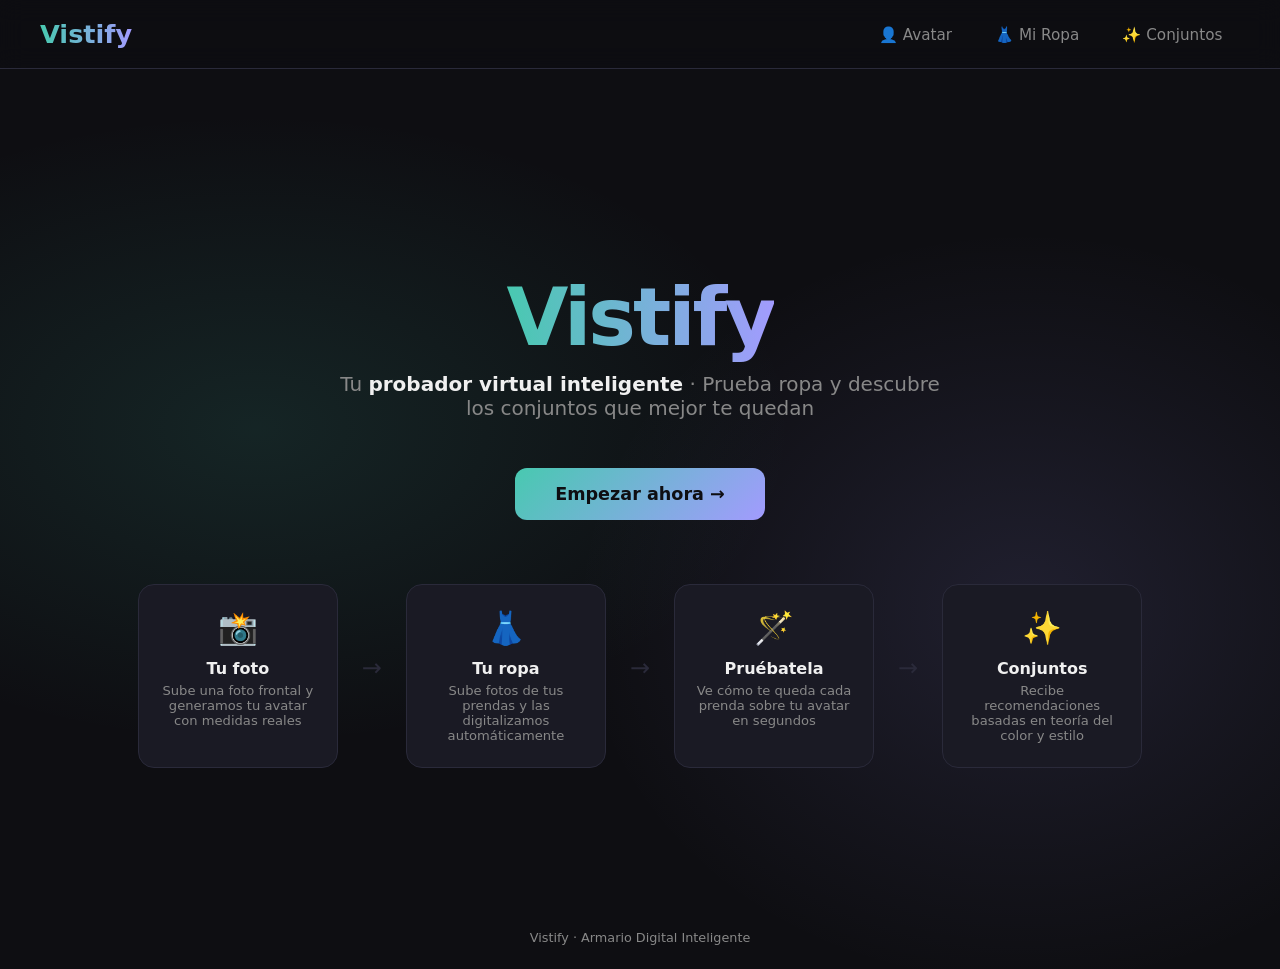
<file: index.html>
<!DOCTYPE html>
<html lang="es">
<head>
    <meta charset="UTF-8">
    <meta name="viewport" content="width=device-width, initial-scale=1.0">
    <title>Vistify — Tu probador virtual</title>
    <link rel="stylesheet" href="css/style.css">
    <style>
        /* ── Hero ── */
        .hero {
            min-height: 100vh;
            display: flex;
            flex-direction: column;
            align-items: center;
            justify-content: center;
            text-align: center;
            padding: 2rem;
            position: relative;
            overflow: hidden;
        }

        /* Fondo con gradiente animado */
        .hero::before {
            content: "";
            position: absolute;
            inset: 0;
            background:
                radial-gradient(ellipse 60% 50% at 20% 40%, rgba(72,201,176,0.12) 0%, transparent 70%),
                radial-gradient(ellipse 50% 60% at 80% 60%, rgba(162,155,254,0.12) 0%, transparent 70%);
            pointer-events: none;
        }

        .hero-logo {
            font-size: 5rem;
            font-weight: 900;
            letter-spacing: -3px;
            background: linear-gradient(90deg, #48c9b0, #a29bfe);
            -webkit-background-clip: text;
            -webkit-text-fill-color: transparent;
            margin-bottom: 0.5rem;
            animation: fadeUp 0.8s ease both;
        }

        .hero-tagline {
            font-size: 1.25rem;
            color: var(--text-muted);
            margin-bottom: 3rem;
            animation: fadeUp 0.8s 0.15s ease both;
        }

        .hero-tagline strong { color: var(--text); }

        .hero-cta {
            animation: fadeUp 0.8s 0.3s ease both;
            margin-bottom: 4rem;
        }

        /* Pasos */
        .steps {
            display: flex;
            gap: 1.5rem;
            justify-content: center;
            flex-wrap: wrap;
            animation: fadeUp 0.8s 0.45s ease both;
        }

        .step {
            background: var(--bg2);
            border: 1px solid var(--border);
            border-radius: 16px;
            padding: 1.5rem 1.2rem;
            width: 200px;
            text-align: center;
            transition: border-color 0.2s, transform 0.2s;
        }

        .step:hover {
            border-color: var(--accent);
            transform: translateY(-4px);
        }

        .step-icon { font-size: 2rem; margin-bottom: 0.75rem; }
        .step-title { font-weight: 700; margin-bottom: 0.3rem; }
        .step-desc { font-size: 0.82rem; color: var(--text-muted); }

        /* Flecha entre pasos */
        .step-arrow {
            color: var(--border);
            font-size: 1.5rem;
            align-self: center;
            margin-top: -1rem;
        }

        @keyframes fadeUp {
            from { opacity: 0; transform: translateY(24px); }
            to   { opacity: 1; transform: translateY(0); }
        }

        /* Footer */
        .hero-footer {
            position: absolute;
            bottom: 1.5rem;
            color: var(--text-muted);
            font-size: 0.8rem;
        }
    </style>
</head>
<body>

<!-- Navbar -->
<nav class="navbar">
    <span class="navbar-logo">Vistify</span>
    <ul class="navbar-links">
        <li><a href="pages/avatar.html">👤 Avatar</a></li>
        <li><a href="pages/ropa.html">👗 Mi Ropa</a></li>
        <li><a href="pages/conjuntos.html">✨ Conjuntos</a></li>
    </ul>
</nav>

<!-- Hero -->
<section class="hero">
    <h1 class="hero-logo">Vistify</h1>
    <p class="hero-tagline">
        Tu <strong>probador virtual inteligente</strong> · Prueba ropa y descubre<br>
        los conjuntos que mejor te quedan
    </p>

    <div class="hero-cta">
        <a href="pages/avatar.html" class="btn btn-primary" style="font-size:1.1rem; padding: 1rem 2.5rem;">
            Empezar ahora →
        </a>
    </div>

    <!-- Pasos -->
    <div class="steps">
        <div class="step">
            <div class="step-icon">📸</div>
            <div class="step-title">Tu foto</div>
            <div class="step-desc">Sube una foto frontal y generamos tu avatar con medidas reales</div>
        </div>
        <div class="step-arrow">→</div>
        <div class="step">
            <div class="step-icon">👗</div>
            <div class="step-title">Tu ropa</div>
            <div class="step-desc">Sube fotos de tus prendas y las digitalizamos automáticamente</div>
        </div>
        <div class="step-arrow">→</div>
        <div class="step">
            <div class="step-icon">🪄</div>
            <div class="step-title">Pruébatela</div>
            <div class="step-desc">Ve cómo te queda cada prenda sobre tu avatar en segundos</div>
        </div>
        <div class="step-arrow">→</div>
        <div class="step">
            <div class="step-icon">✨</div>
            <div class="step-title">Conjuntos</div>
            <div class="step-desc">Recibe recomendaciones basadas en teoría del color y estilo</div>
        </div>
    </div>

    <p class="hero-footer">Vistify · Armario Digital Inteligente</p>
</section>

<script src="js/main.js"></script>
</body>
</html>
</file>
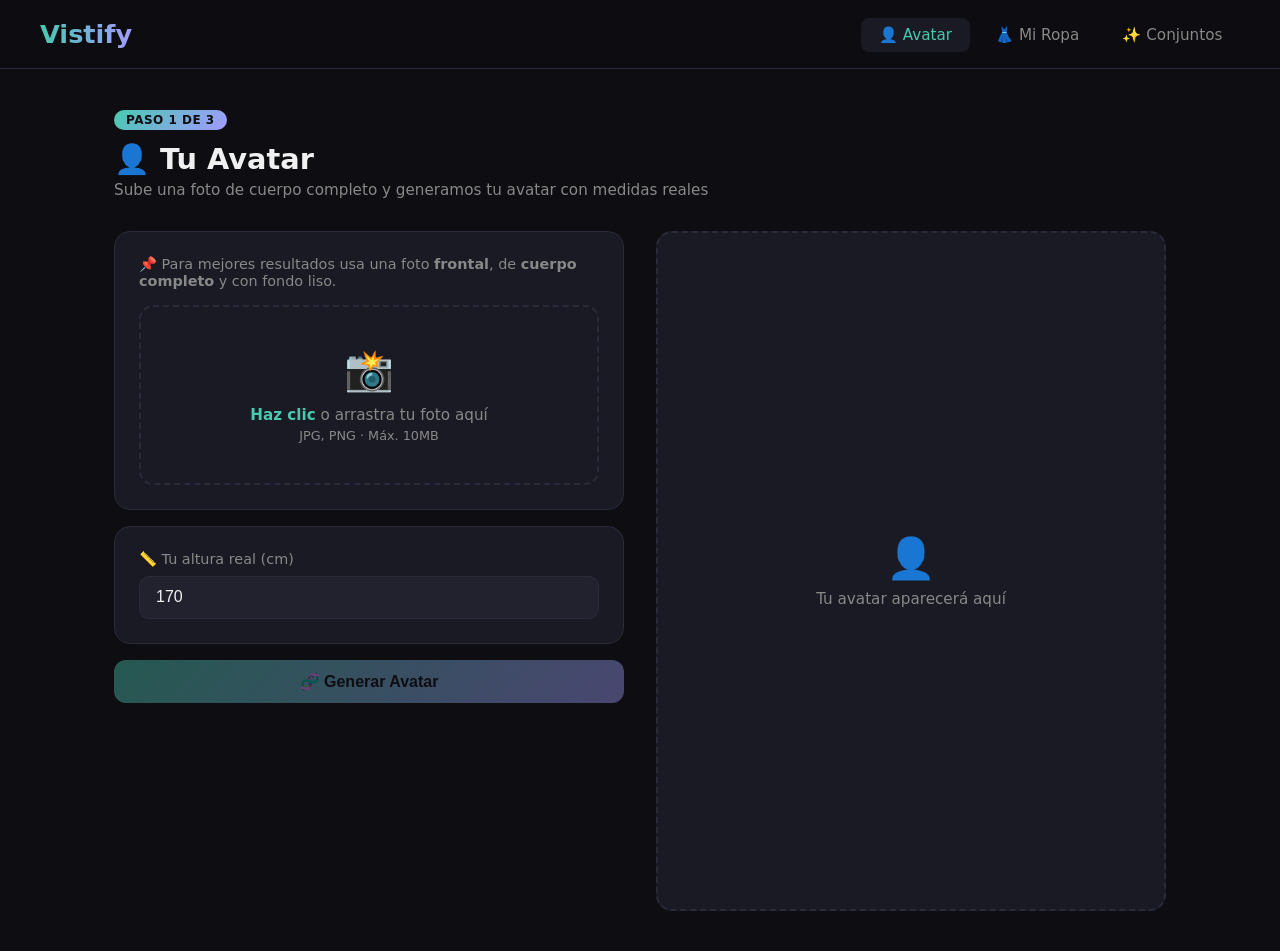
<file: pages/avatar.html>
<!DOCTYPE html>
<html lang="es">
<head>
    <meta charset="UTF-8">
    <meta name="viewport" content="width=device-width, initial-scale=1.0">
    <title>Vistify — Mi Avatar</title>
    <link rel="stylesheet" href="../css/style.css">
</head>
<body>

<!-- Navbar -->
<nav class="navbar">
    <a href="../index.html" class="navbar-logo">Vistify</a>
    <ul class="navbar-links">
        <li><a href="avatar.html" class="active">👤 Avatar</a></li>
        <li><a href="ropa.html">👗 Mi Ropa</a></li>
        <li><a href="conjuntos.html">✨ Conjuntos</a></li>
    </ul>
</nav>

<!-- Loader -->
<div class="loader-overlay" id="loader">
    <div class="spinner"></div>
    <p class="loader-text">Generando tu avatar...</p>
</div>

<!-- Toast -->
<div class="toast" id="toast"></div>

<!-- Contenido -->
<div class="page-container">
    <div class="page-header">
        <span class="step-badge">PASO 1 DE 3</span>
        <h1 class="page-title">👤 Tu Avatar</h1>
        <p class="page-subtitle">Sube una foto de cuerpo completo y generamos tu avatar con medidas reales</p>
    </div>

    <div class="two-col">

        <!-- Columna izquierda: subir foto -->
        <div>
            <div class="card" style="margin-bottom:1rem;">
                <p style="font-size:0.9rem; color:var(--text-muted); margin-bottom:1rem;">
                    📌 Para mejores resultados usa una foto <strong>frontal</strong>, de <strong>cuerpo completo</strong> y con fondo liso.
                </p>

                <!-- Upload area -->
                <div class="upload-area" id="uploadArea">
                    <div class="upload-icon">📸</div>
                    <p><span>Haz clic</span> o arrastra tu foto aquí</p>
                    <p style="font-size:0.8rem; margin-top:4px;">JPG, PNG · Máx. 10MB</p>
                    <input type="file" id="fotoInput" accept="image/*" style="display:none">
                </div>

                <!-- Preview de la foto subida -->
                <div style="margin-top:1rem; display:none;" id="previewContainer">
                    <img id="previewImg" class="preview-img" style="max-height:300px; object-fit:contain;">
                </div>
            </div>

            <!-- Altura -->
            <div class="card" style="margin-bottom:1rem;">
                <label style="font-size:0.9rem; color:var(--text-muted); display:block; margin-bottom:0.5rem;">
                    📏 Tu altura real (cm)
                </label>
                <input type="number" id="alturaInput" value="170" min="100" max="220"
                    style="width:100%; background:var(--bg3); border:1px solid var(--border);
                           border-radius:10px; padding:0.7rem 1rem; color:var(--text);
                           font-size:1rem; outline:none;">
            </div>

            <button class="btn btn-primary btn-full" id="btnGenerar" disabled>
                🧬 Generar Avatar
            </button>
        </div>

        <!-- Columna derecha: resultado -->
        <div>
            <!-- Placeholder -->
            <div class="img-placeholder" id="avatarPlaceholder">
                <span>👤</span>
                <p>Tu avatar aparecerá aquí</p>
            </div>

            <!-- Avatar generado -->
            <img id="avatarImg" class="preview-img" style="display:none; max-height:500px; object-fit:contain;">

            <!-- Medidas -->
            <div id="medidasSection" style="display:none; margin-top:1.5rem;">
                <h3 style="margin-bottom:0.75rem; font-size:1rem;">📏 Tus medidas</h3>
                <div class="metrics-grid" id="metricsGrid"></div>
            </div>

            <!-- Botón siguiente -->
            <div id="btnSiguienteContainer" style="display:none; margin-top:1.5rem;">
                <a href="ropa.html" class="btn btn-primary btn-full">
                    Siguiente: Mi Ropa →
                </a>
            </div>
        </div>

    </div>
</div>

<script src="../js/main.js"></script>
<script>
    const fotoInput  = document.getElementById("fotoInput");
    const btnGenerar = document.getElementById("btnGenerar");
    let fotoFile = null;

    // Upload area
    initUploadArea("uploadArea", "fotoInput", files => {
        if (!files[0]) return;
        fotoFile = files[0];
        document.getElementById("previewContainer").style.display = "block";
        previewImage(fotoFile, "previewImg", null);
        btnGenerar.disabled = false;
    });

    // Generar avatar (conectado al backend)
    btnGenerar.addEventListener("click", async () => {
        if (!fotoFile) return;
        showLoader("Analizando tu cuerpo...");

        try {
            const formData = new FormData();
            formData.append("foto", fotoFile);
            formData.append("altura", document.getElementById("alturaInput").value);

            const res  = await fetch("/api/avatar", { method: "POST", body: formData });
            const data = await res.json();
            hideLoader();

            if (!data.ok) { showToast(data.error, "error"); return; }

            document.getElementById("avatarPlaceholder").style.display = "none";
            const img = document.getElementById("avatarImg");
            img.src = data.avatar_url + "?t=" + Date.now();
            img.style.display = "block";

            const m = data.medidas;
            const medidas = [
                { valor: m.hombros + " cm", label: "Hombros" },
                { valor: m.pecho   + " cm", label: "Pecho" },
                { valor: m.cintura + " cm", label: "Cintura" },
                { valor: m.cadera  + " cm", label: "Cadera" },
                { valor: m.pierna  + " cm", label: "Pierna" },
                { valor: m.torso   + " cm", label: "Torso" },
            ];

            document.getElementById("metricsGrid").innerHTML = medidas.map(m => `
                <div class="metric-box">
                    <div class="metric-value">${m.valor}</div>
                    <div class="metric-label">${m.label}</div>
                </div>
            `).join("");

            document.getElementById("medidasSection").style.display = "block";
            document.getElementById("btnSiguienteContainer").style.display = "block";
            showToast("Avatar generado correctamente");
        } catch(e) {
            hideLoader();
            showToast("Error conectando con el servidor", "error");
        }
    });
</script>
</body>
</html>
</file>
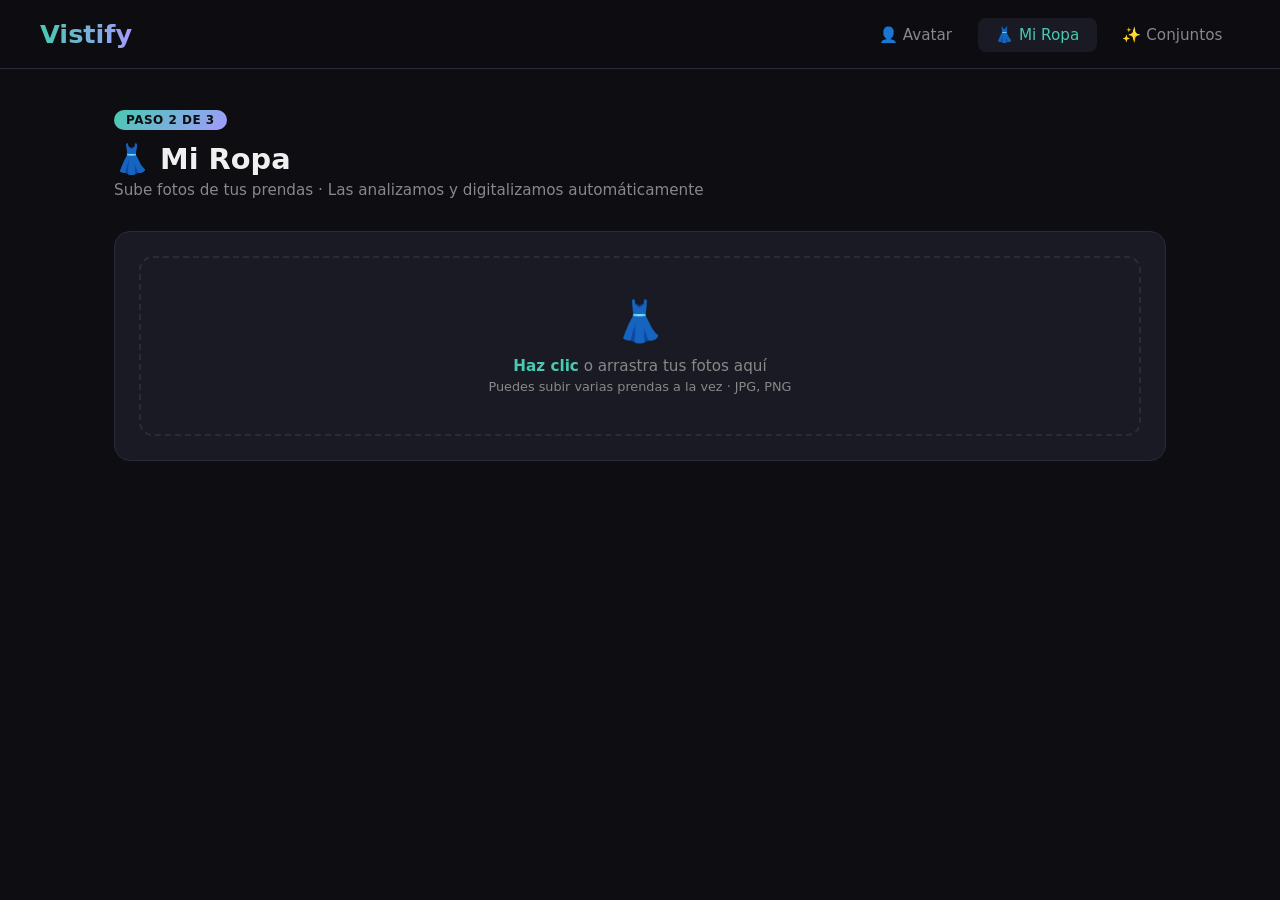
<file: pages/ropa.html>
<!DOCTYPE html>
<html lang="es">
<head>
    <meta charset="UTF-8">
    <meta name="viewport" content="width=device-width, initial-scale=1.0">
    <title>Vistify — Mi Ropa</title>
    <link rel="stylesheet" href="../css/style.css">
</head>
<body>

<!-- Navbar -->
<nav class="navbar">
    <a href="../index.html" class="navbar-logo">Vistify</a>
    <ul class="navbar-links">
        <li><a href="avatar.html">👤 Avatar</a></li>
        <li><a href="ropa.html" class="active">👗 Mi Ropa</a></li>
        <li><a href="conjuntos.html">✨ Conjuntos</a></li>
    </ul>
</nav>

<!-- Loader -->
<div class="loader-overlay" id="loader">
    <div class="spinner"></div>
    <p class="loader-text">Analizando prendas...</p>
</div>

<!-- Toast -->
<div class="toast" id="toast"></div>

<!-- Contenido -->
<div class="page-container">
    <div class="page-header">
        <span class="step-badge">PASO 2 DE 3</span>
        <h1 class="page-title">👗 Mi Ropa</h1>
        <p class="page-subtitle">Sube fotos de tus prendas · Las analizamos y digitalizamos automáticamente</p>
    </div>

    <!-- Upload -->
    <div class="card" style="margin-bottom:1.5rem;">
        <div class="upload-area" id="uploadArea">
            <div class="upload-icon">👗</div>
            <p><span>Haz clic</span> o arrastra tus fotos aquí</p>
            <p style="font-size:0.8rem; margin-top:4px;">Puedes subir varias prendas a la vez · JPG, PNG</p>
            <input type="file" id="ropaInput" accept="image/*" multiple style="display:none">
        </div>
    </div>

    <!-- Preview de fotos seleccionadas -->
    <div id="selectedSection" style="display:none; margin-bottom:1.5rem;">
        <div style="display:flex; align-items:center; justify-content:space-between; margin-bottom:1rem;">
            <h3 id="selectedCount" style="font-size:1rem;"></h3>
            <button class="btn btn-primary" id="btnAnalizar">🔍 Analizar ropa</button>
        </div>
        <div class="clothes-grid" id="selectedGrid"></div>
    </div>

    <!-- Armario (prendas analizadas) -->
    <div id="armarioSection" style="display:none;">
        <hr style="margin-bottom:1.5rem;">
        <div style="display:flex; align-items:center; justify-content:space-between; margin-bottom:1rem;">
            <h2 style="font-size:1.2rem;">🗂️ Tu armario virtual</h2>
            <a href="conjuntos.html" class="btn btn-primary">Ver conjuntos →</a>
        </div>
        <div class="clothes-grid" id="armarioGrid"></div>
    </div>

</div>

<script src="../js/main.js"></script>
<script>
    let archivosSeleccionados = [];

    initUploadArea("uploadArea", "ropaInput", files => {
        archivosSeleccionados = [...archivosSeleccionados, ...Array.from(files)];
        renderSelected();
    });

    function renderSelected() {
        if (!archivosSeleccionados.length) return;

        document.getElementById("selectedSection").style.display = "block";
        document.getElementById("selectedCount").textContent =
            `${archivosSeleccionados.length} prenda(s) seleccionada(s)`;

        const grid = document.getElementById("selectedGrid");
        grid.innerHTML = "";

        archivosSeleccionados.forEach((file, i) => {
            const reader = new FileReader();
            reader.onload = e => {
                const card = document.createElement("div");
                card.className = "cloth-card";
                card.innerHTML = `
                    <img src="${e.target.result}" alt="${file.name}">
                    <div class="cloth-card-info">
                        <div class="cloth-type" style="font-size:0.75rem; color:var(--text-muted);">${file.name}</div>
                    </div>
                `;
                grid.appendChild(card);
            };
            reader.readAsDataURL(file);
        });
    }

    document.getElementById("btnAnalizar").addEventListener("click", async () => {
        if (!archivosSeleccionados.length) return;
        showLoader("Analizando prendas...");

        try {
            const formData = new FormData();
            archivosSeleccionados.forEach(f => formData.append("fotos", f));

            const res  = await fetch("/api/ropa", { method: "POST", body: formData });
            const data = await res.json();
            hideLoader();

            if (!data.ok) { showToast(data.error, "error"); return; }

            const grid = document.getElementById("armarioGrid");
            grid.innerHTML = "";
            data.prendas.forEach(p => {
                const card = document.createElement("div");
                card.className = "cloth-card";
                card.innerHTML = `
                    <img src="${p.imagen}?t=${Date.now()}" alt="${p.tipo}">
                    <div class="cloth-card-info">
                        <div class="cloth-type">${p.tipo}</div>
                        <div class="cloth-color">
                            <span class="color-dot" style="background:${p.hex}"></span>
                            ${p.color}
                        </div>
                        <div style="font-size:0.72rem;color:var(--text-muted);margin-top:2px;">✨ ${p.estilo}</div>
                    </div>
                `;
                grid.appendChild(card);
            });

            document.getElementById("armarioSection").style.display = "block";
            showToast(`${data.prendas.length} prendas analizadas`);
        } catch(e) {
            hideLoader();
            showToast("Error conectando con el servidor", "error");
        }
    });
</script>
</body>
</html>
</file>
<file: css/style.css>
/* ── Variables ─────────────────────────────────────────────────────── */
:root {
    --bg:        #0e0e12;
    --bg2:       #1a1a24;
    --bg3:       #22222e;
    --border:    #2a2a3a;
    --accent:    #48c9b0;
    --accent2:   #a29bfe;
    --text:      #f0f0f0;
    --text-muted:#888;
    --danger:    #e05050;
    --warning:   #f0c040;
}

/* ── Reset ─────────────────────────────────────────────────────────── */
*, *::before, *::after { box-sizing: border-box; margin: 0; padding: 0; }

body {
    background: var(--bg);
    color: var(--text);
    font-family: 'Segoe UI', system-ui, sans-serif;
    min-height: 100vh;
    overflow-x: hidden;
}

a { text-decoration: none; color: inherit; }

/* ── Navbar ────────────────────────────────────────────────────────── */
.navbar {
    display: flex;
    align-items: center;
    justify-content: space-between;
    padding: 1.2rem 2.5rem;
    background: rgba(14,14,18,0.85);
    backdrop-filter: blur(12px);
    border-bottom: 1px solid var(--border);
    position: sticky;
    top: 0;
    z-index: 100;
}

.navbar-logo {
    font-size: 1.6rem;
    font-weight: 800;
    background: linear-gradient(90deg, var(--accent), var(--accent2));
    -webkit-background-clip: text;
    -webkit-text-fill-color: transparent;
}

.navbar-links {
    display: flex;
    gap: 0.5rem;
    list-style: none;
}

.navbar-links a {
    padding: 0.5rem 1.1rem;
    border-radius: 8px;
    color: var(--text-muted);
    font-size: 0.95rem;
    transition: all 0.2s;
}

.navbar-links a:hover,
.navbar-links a.active {
    background: var(--bg2);
    color: var(--accent);
}

/* ── Botones ───────────────────────────────────────────────────────── */
.btn {
    display: inline-flex;
    align-items: center;
    gap: 0.5rem;
    padding: 0.75rem 2rem;
    border-radius: 12px;
    font-size: 1rem;
    font-weight: 700;
    cursor: pointer;
    border: none;
    transition: all 0.2s;
}

.btn-primary {
    background: linear-gradient(135deg, var(--accent), var(--accent2));
    color: var(--bg);
}

.btn-primary:hover { opacity: 0.85; transform: translateY(-1px); }

.btn-outline {
    background: transparent;
    border: 2px solid var(--border);
    color: var(--text);
}

.btn-outline:hover { border-color: var(--accent); color: var(--accent); }

.btn-full { width: 100%; justify-content: center; }

.btn:disabled { opacity: 0.4; cursor: not-allowed; transform: none; }

/* ── Cards ─────────────────────────────────────────────────────────── */
.card {
    background: var(--bg2);
    border: 1px solid var(--border);
    border-radius: 16px;
    padding: 1.5rem;
}

/* ── Step badge ────────────────────────────────────────────────────── */
.step-badge {
    display: inline-block;
    background: linear-gradient(135deg, var(--accent), var(--accent2));
    color: var(--bg);
    font-size: 0.75rem;
    font-weight: 800;
    padding: 3px 12px;
    border-radius: 20px;
    margin-bottom: 0.75rem;
    letter-spacing: 0.5px;
}

/* ── Upload area ───────────────────────────────────────────────────── */
.upload-area {
    border: 2px dashed var(--border);
    border-radius: 14px;
    padding: 2.5rem 1.5rem;
    text-align: center;
    cursor: pointer;
    transition: all 0.2s;
    background: var(--bg2);
}

.upload-area:hover,
.upload-area.dragover {
    border-color: var(--accent);
    background: rgba(72,201,176,0.05);
}

.upload-area .upload-icon { font-size: 2.5rem; margin-bottom: 0.75rem; }
.upload-area p { color: var(--text-muted); font-size: 0.95rem; }
.upload-area span { color: var(--accent); font-weight: 600; }

/* ── Metric boxes ──────────────────────────────────────────────────── */
.metrics-grid {
    display: grid;
    grid-template-columns: repeat(3, 1fr);
    gap: 0.75rem;
    margin-top: 1rem;
}

.metric-box {
    background: var(--bg3);
    border: 1px solid var(--border);
    border-radius: 12px;
    padding: 1rem;
    text-align: center;
}

.metric-value {
    font-size: 1.4rem;
    font-weight: 700;
    color: var(--accent);
}

.metric-label {
    font-size: 0.78rem;
    color: var(--text-muted);
    margin-top: 3px;
}

/* ── Score bar ─────────────────────────────────────────────────────── */
.score-bar-bg {
    background: var(--bg3);
    border-radius: 10px;
    height: 8px;
    margin: 8px 0;
    overflow: hidden;
}

.score-bar-fill {
    height: 100%;
    border-radius: 10px;
    background: linear-gradient(90deg, var(--accent), var(--accent2));
    transition: width 0.8s ease;
}

/* ── Outfit card ───────────────────────────────────────────────────── */
.outfit-card {
    background: var(--bg2);
    border: 1px solid var(--border);
    border-radius: 16px;
    padding: 1.2rem 1.5rem;
    display: flex;
    align-items: center;
    gap: 1.5rem;
    transition: border-color 0.2s;
}

.outfit-card:hover { border-color: var(--accent); }

.outfit-rank {
    font-size: 1.8rem;
    font-weight: 800;
    color: var(--accent);
    min-width: 60px;
    text-align: center;
}

.outfit-info { flex: 1; }
.outfit-label { font-size: 1rem; font-weight: 700; margin-bottom: 4px; }
.outfit-meta { font-size: 0.85rem; color: var(--text-muted); }

.outfit-thumbs {
    display: flex;
    gap: 6px;
}

.outfit-thumb {
    width: 60px;
    height: 60px;
    border-radius: 8px;
    object-fit: cover;
    background: var(--bg3);
    border: 1px solid var(--border);
}

/* ── Clothes grid ──────────────────────────────────────────────────── */
.clothes-grid {
    display: grid;
    grid-template-columns: repeat(auto-fill, minmax(150px, 1fr));
    gap: 1rem;
    margin-top: 1rem;
}

.cloth-card {
    background: var(--bg2);
    border: 1px solid var(--border);
    border-radius: 14px;
    overflow: hidden;
    transition: border-color 0.2s;
}

.cloth-card:hover { border-color: var(--accent); }

.cloth-card img {
    width: 100%;
    aspect-ratio: 1;
    object-fit: cover;
    background: var(--bg3);
}

.cloth-card-info {
    padding: 0.6rem 0.8rem;
}

.cloth-type {
    font-size: 0.85rem;
    font-weight: 600;
    text-transform: capitalize;
}

.cloth-color {
    font-size: 0.75rem;
    color: var(--text-muted);
    display: flex;
    align-items: center;
    gap: 5px;
    margin-top: 3px;
}

.color-dot {
    width: 10px;
    height: 10px;
    border-radius: 50%;
    display: inline-block;
    border: 1px solid var(--border);
}

/* ── Toast ─────────────────────────────────────────────────────────── */
.toast {
    position: fixed;
    bottom: 2rem;
    right: 2rem;
    background: var(--bg2);
    border: 1px solid var(--border);
    border-radius: 12px;
    padding: 1rem 1.5rem;
    font-size: 0.95rem;
    z-index: 999;
    transform: translateY(100px);
    opacity: 0;
    transition: all 0.3s ease;
    max-width: 320px;
}

.toast.show { transform: translateY(0); opacity: 1; }
.toast.success { border-color: var(--accent); }
.toast.error   { border-color: var(--danger); }

/* ── Loader ────────────────────────────────────────────────────────── */
.loader-overlay {
    position: fixed;
    inset: 0;
    background: rgba(14,14,18,0.85);
    display: flex;
    flex-direction: column;
    align-items: center;
    justify-content: center;
    z-index: 200;
    display: none;
}

.loader-overlay.active { display: flex; }

.spinner {
    width: 48px;
    height: 48px;
    border: 4px solid var(--border);
    border-top-color: var(--accent);
    border-radius: 50%;
    animation: spin 0.8s linear infinite;
    margin-bottom: 1rem;
}

@keyframes spin { to { transform: rotate(360deg); } }

.loader-text { color: var(--text-muted); font-size: 0.95rem; }

/* ── Page layout ───────────────────────────────────────────────────── */
.page-container {
    max-width: 1100px;
    margin: 0 auto;
    padding: 2.5rem 1.5rem;
}

.page-header { margin-bottom: 2rem; }
.page-title { font-size: 1.8rem; font-weight: 800; margin-bottom: 0.3rem; }
.page-subtitle { color: var(--text-muted); font-size: 0.95rem; }

.two-col {
    display: grid;
    grid-template-columns: 1fr 1fr;
    gap: 2rem;
    align-items: start;
}

/* ── Placeholder image ─────────────────────────────────────────────── */
.img-placeholder {
    background: var(--bg2);
    border: 2px dashed var(--border);
    border-radius: 16px;
    aspect-ratio: 3/4;
    display: flex;
    flex-direction: column;
    align-items: center;
    justify-content: center;
    color: var(--text-muted);
    font-size: 0.95rem;
    gap: 0.5rem;
}

.img-placeholder span { font-size: 2.5rem; }

/* ── Preview image ─────────────────────────────────────────────────── */
.preview-img {
    width: 100%;
    border-radius: 16px;
    border: 1px solid var(--border);
    object-fit: cover;
}

/* ── Responsive ────────────────────────────────────────────────────── */
@media (max-width: 768px) {
    .two-col { grid-template-columns: 1fr; }
    .metrics-grid { grid-template-columns: repeat(2, 1fr); }
    .navbar { padding: 1rem 1.2rem; }
    .navbar-links { display: none; }
}
</file>
